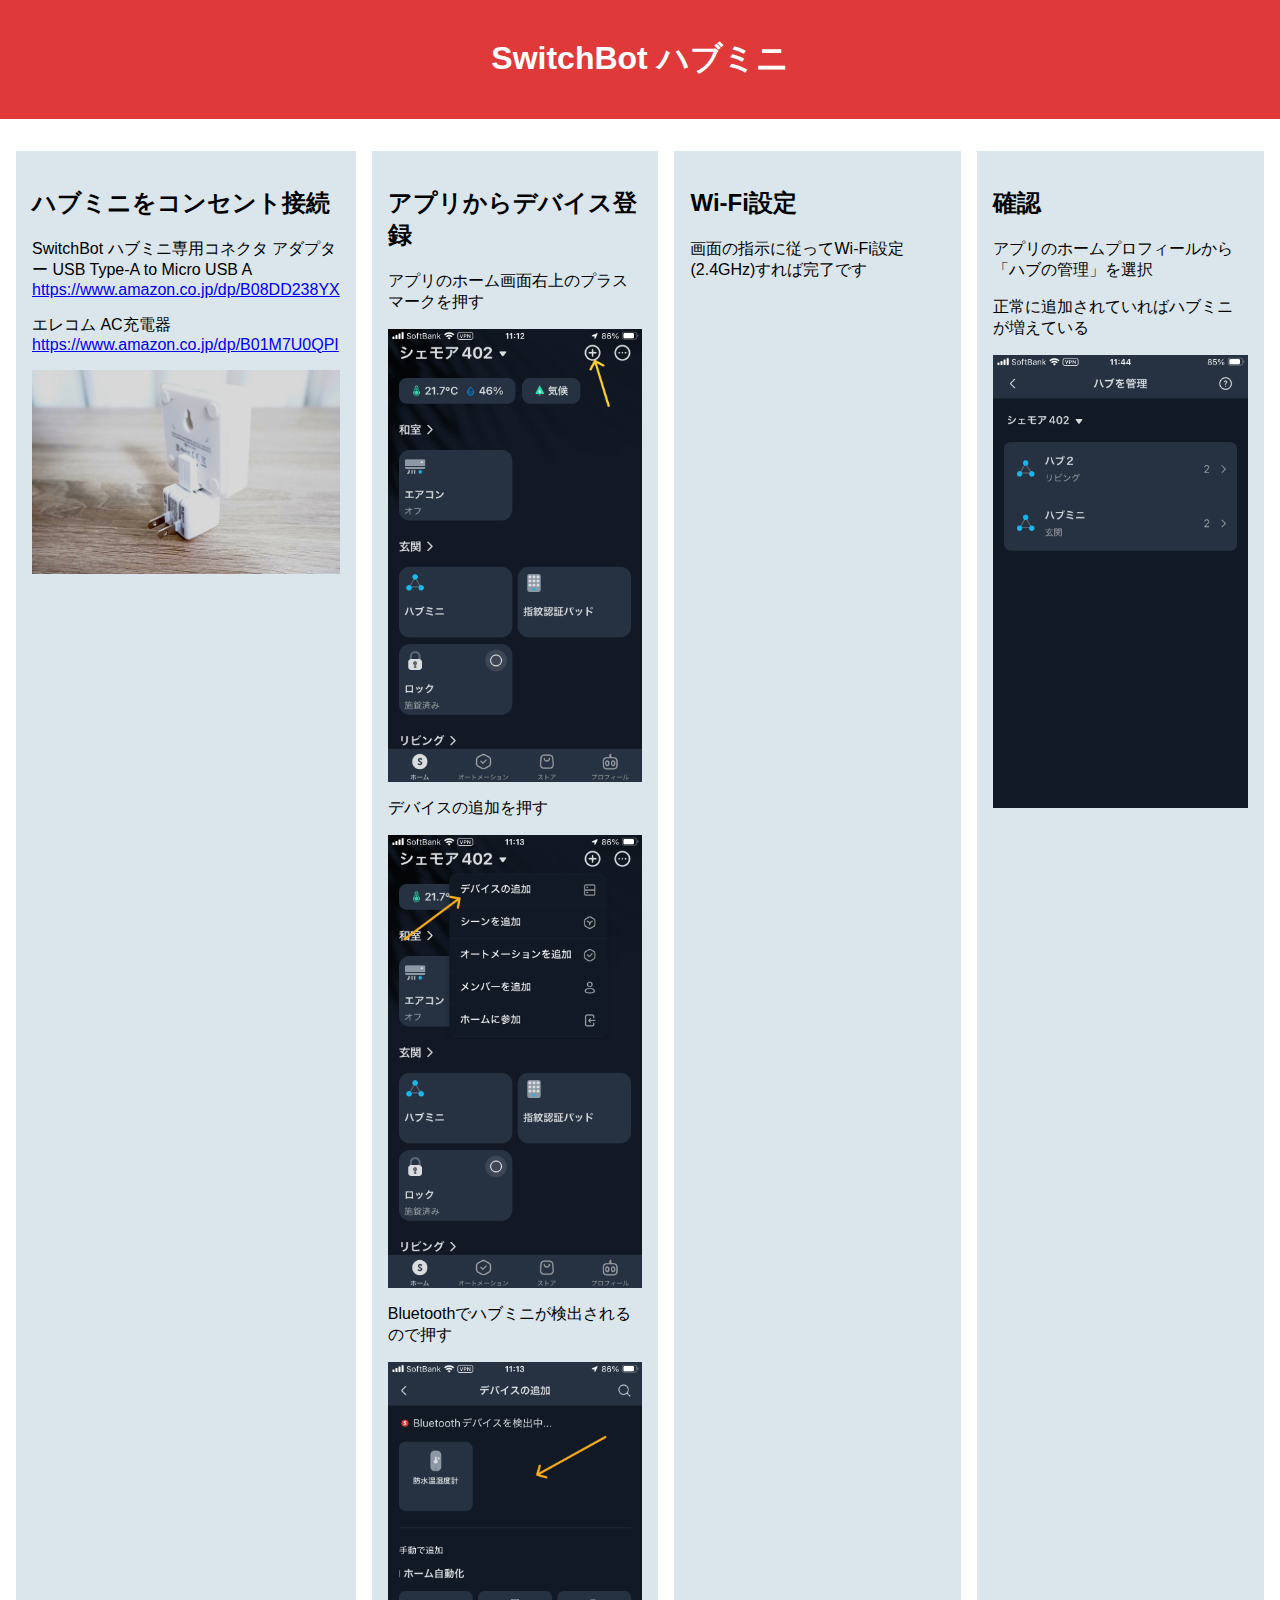
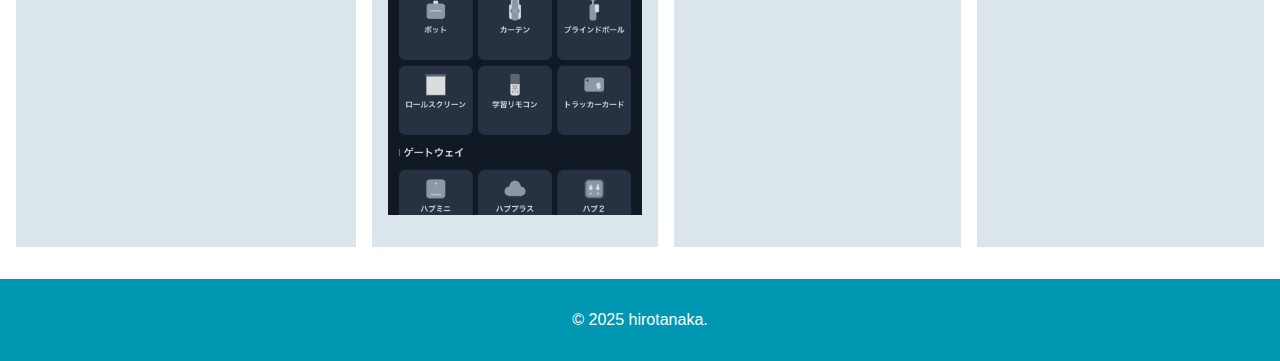
<file: switchbot/index.html>
<!DOCTYPE html>
<html lang="ja">
<head>
  <meta charset="UTF-8" />
  <!-- スマートフォン表示に必要なビューポート設定 -->
  <meta name="viewport" content="width=device-width, initial-scale=1.0" />
  <title>SwitchBot ハブミニ</title>
  <!-- 外部CSSファイルの読み込み -->
  <link rel="stylesheet" href="./style.css" />
</head>
<body>
  <header>
    <h1>SwitchBot ハブミニ</h1>
  </header>

  <main>
    <section>
      <h2>ハブミニをコンセント接続</h2>
      <p>
        SwitchBot ハブミニ専用コネクタ アダプター USB Type-A to Micro USB A<br>
        <a href="https://www.amazon.co.jp/dp/B08DD238YX" target="_blank">https://www.amazon.co.jp/dp/B08DD238YX</a>
      </p>
      <p>
        エレコム AC充電器<br>
        <a href="https://www.amazon.co.jp/dp/B01M7U0QPI" target="_blank">https://www.amazon.co.jp/dp/B01M7U0QPI</a>
      </p>
      <p>
        <img src="./01.jpg" alt="接続図" />
      </p>
    </section>

    <section>
      <h2>アプリからデバイス登録</h2>
      <p>アプリのホーム画面右上のプラスマークを押す</p>
      <p>
        <img src="./IMG_0064.png" alt="p1" />
      </p>
      <p>デバイスの追加を押す</p>
      <p>
        <img src="./IMG_0065.png" alt="p1" />
      </p>
      <p>Bluetoothでハブミニが検出されるので押す</p>
      <p>
       <img src="./IMG_0066.png" alt="p1" />
      </p>
    </section>

    <section>
       <h2>Wi-Fi設定</h2>
       <p>画面の指示に従ってWi-Fi設定(2.4GHz)すれば完了です</p>
    </section>

    <section>
       <h2>確認</h2>
       <p>アプリのホームプロフィールから「ハブの管理」を選択</p>
       <p>正常に追加されていればハブミニが増えている</p>
       <p>
         <img src="./IMG_0067.png" alt="p1" />
       </p>
    </section>

    </main>

    <footer>
    <p>© 2025 hirotanaka.</p>
  </footer>
</body>
</html>
</file>
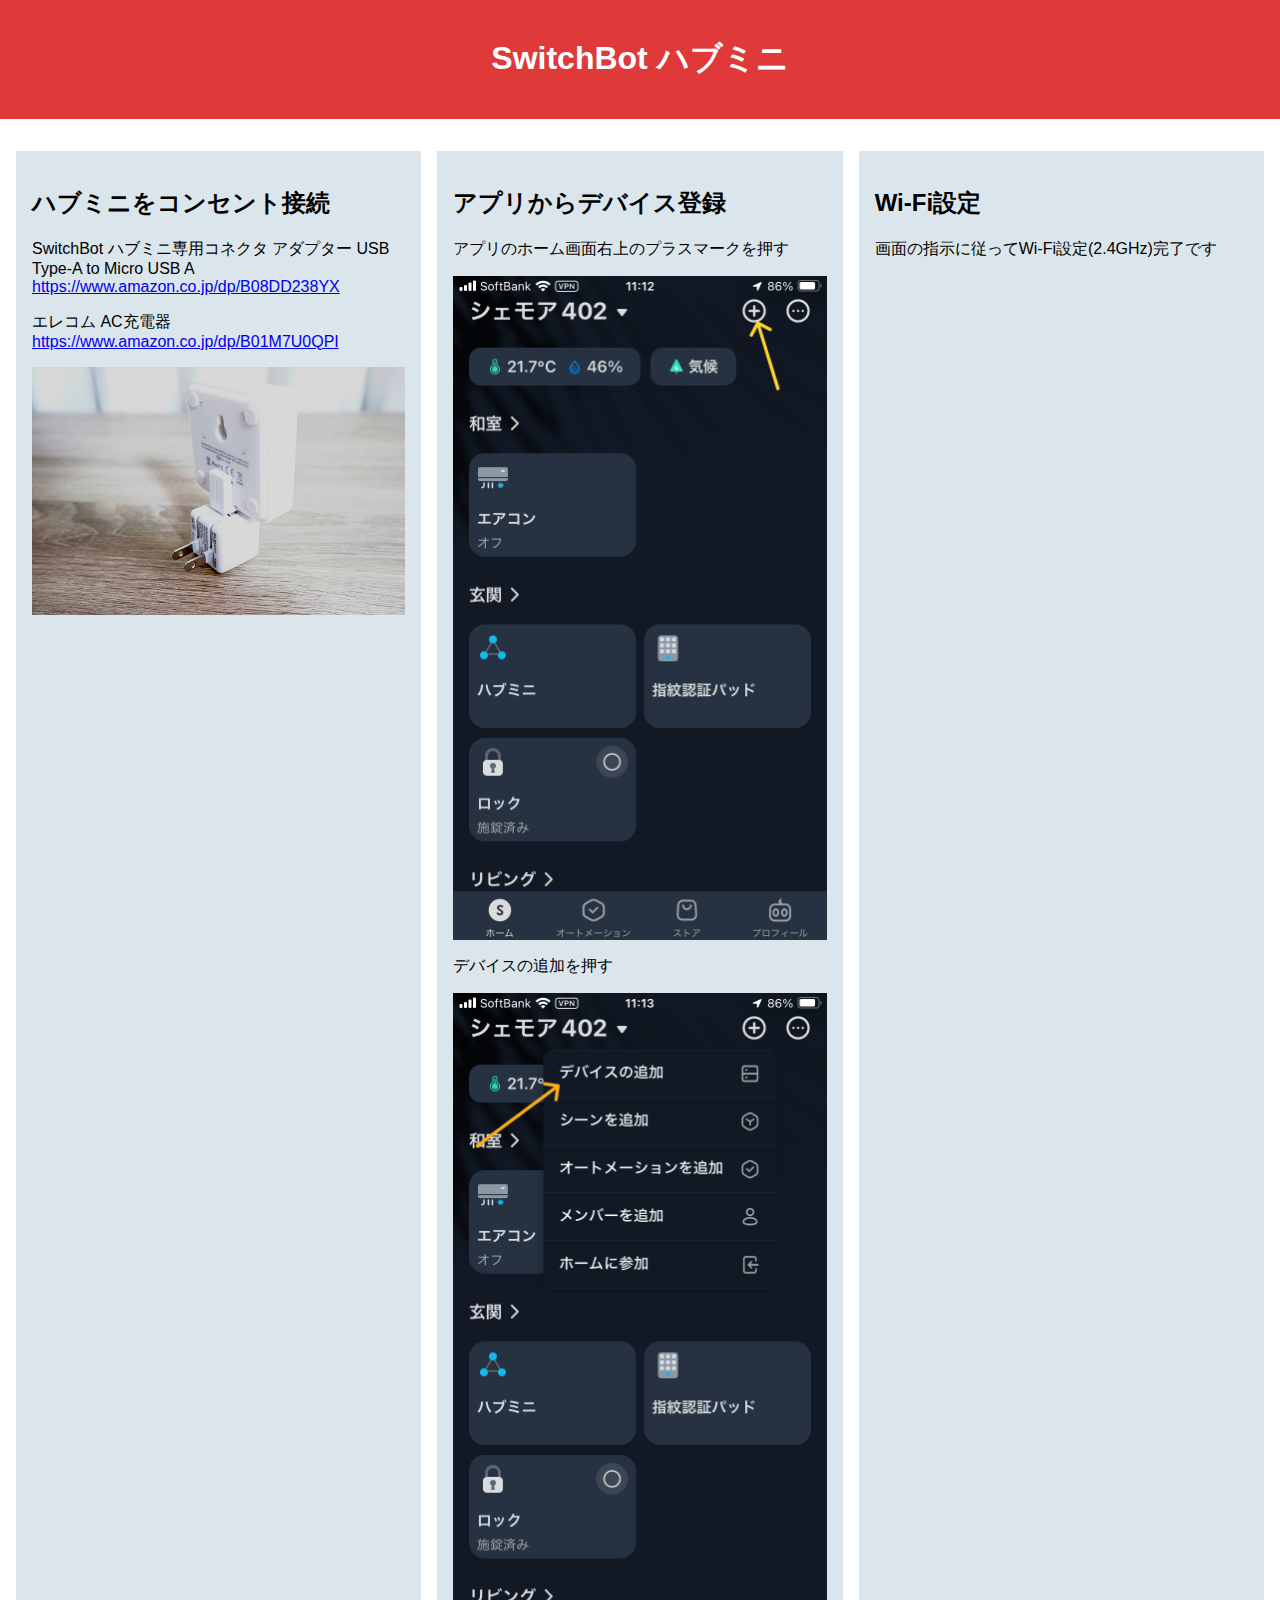
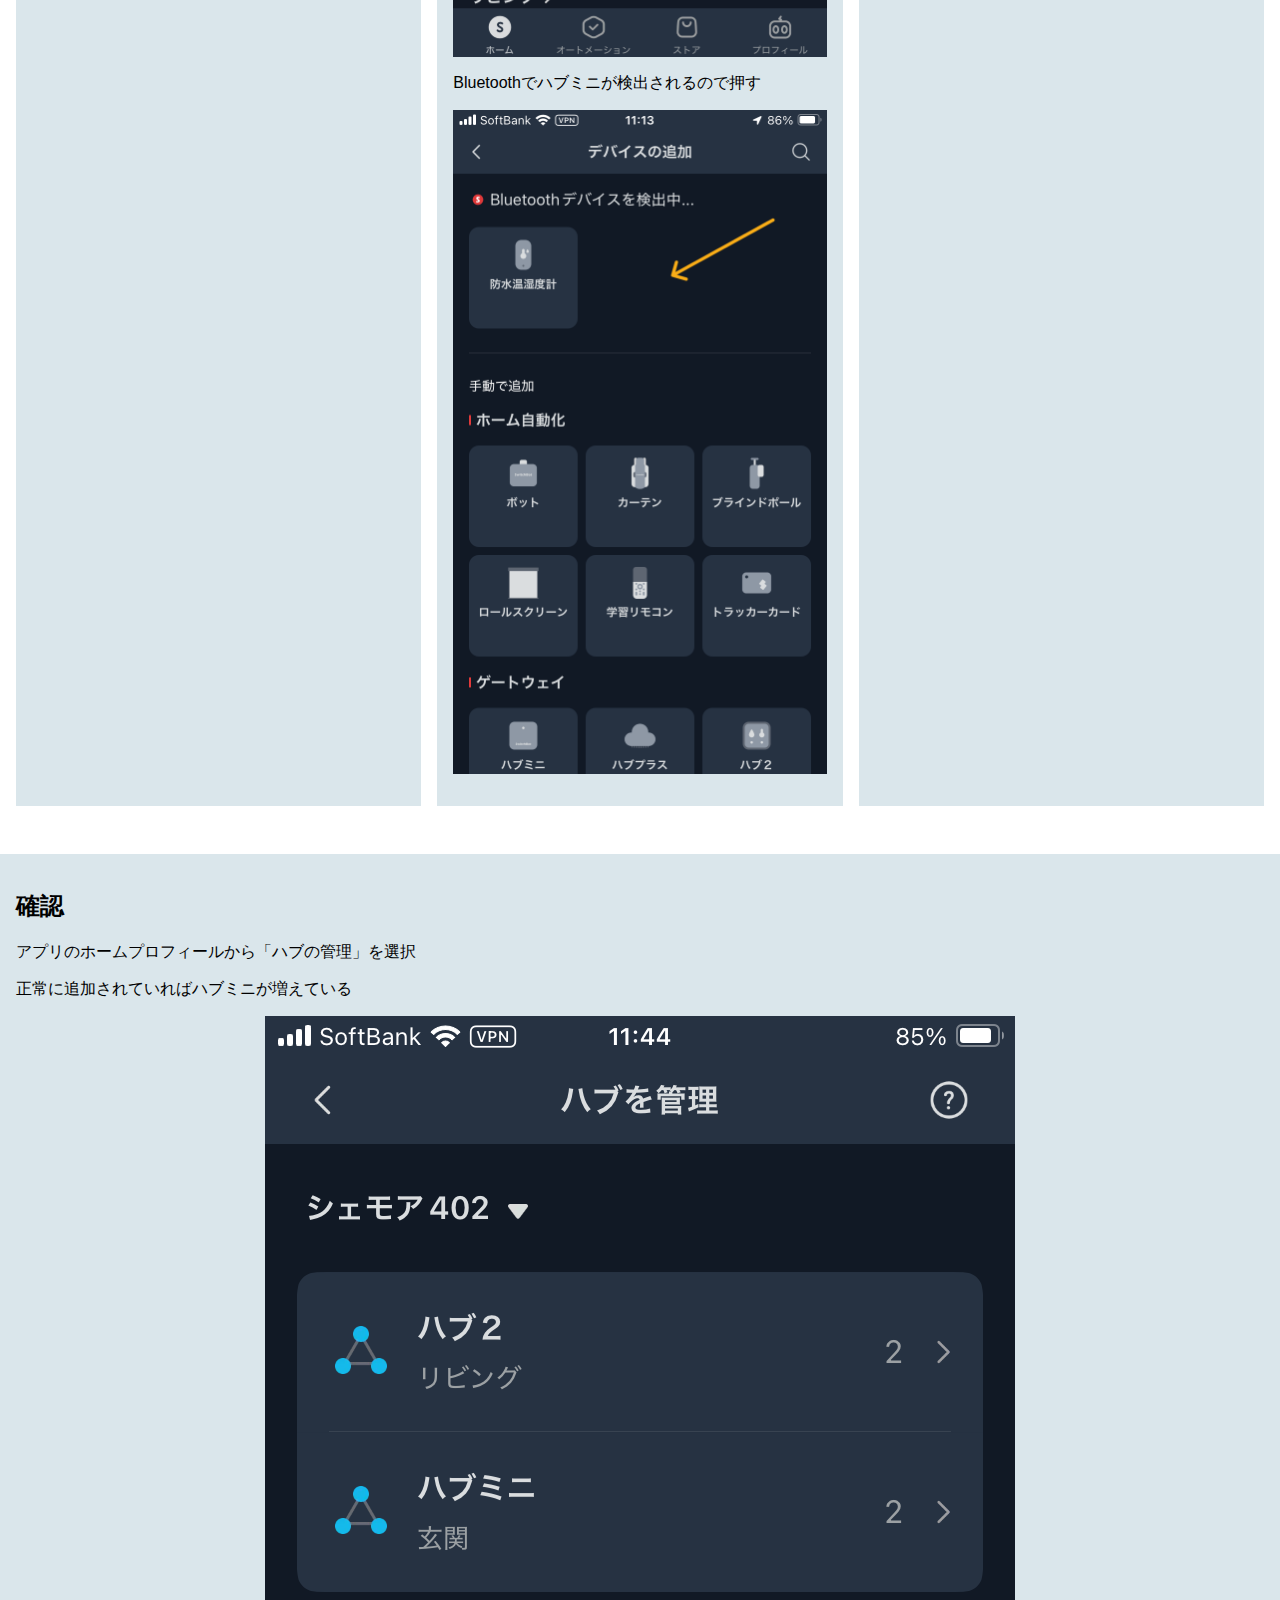
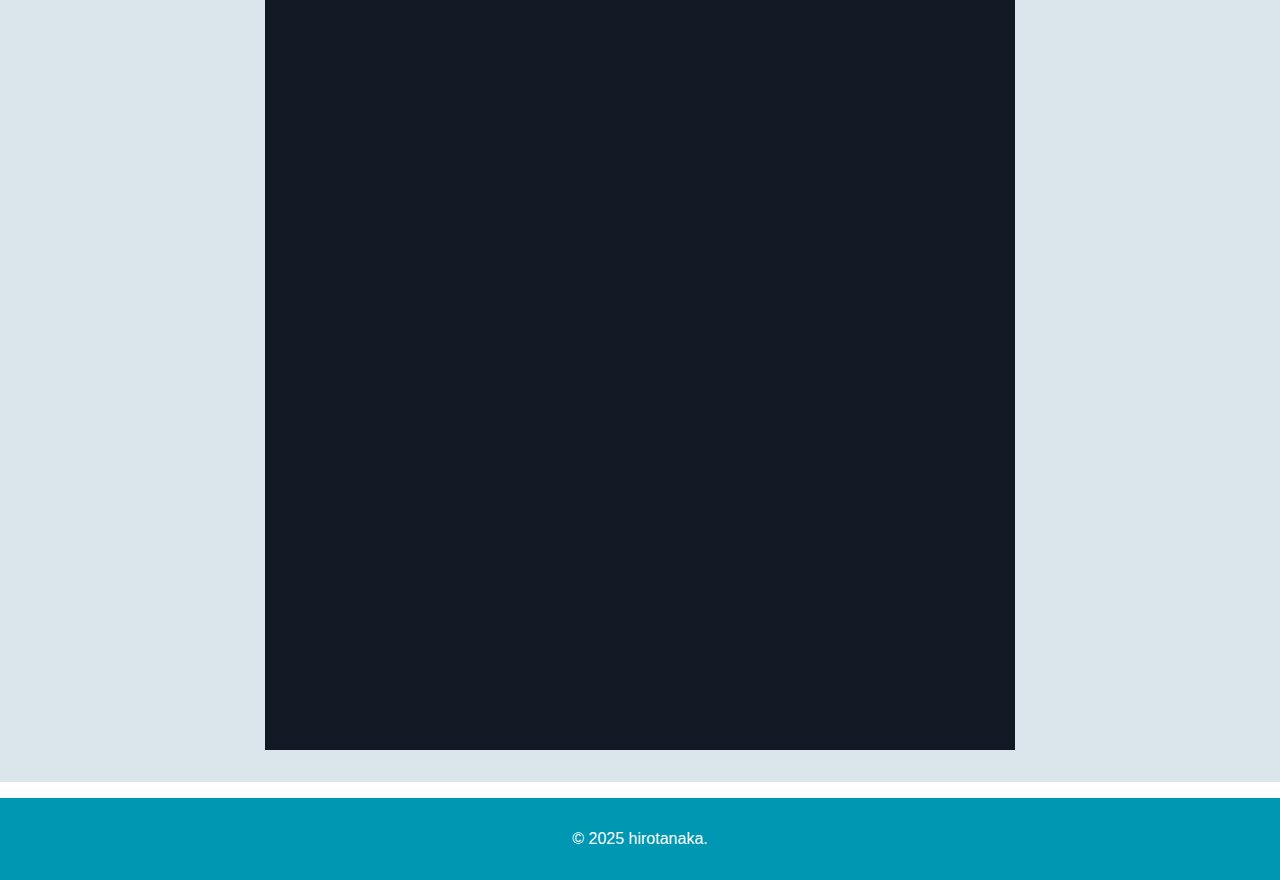
<file: switchbot/test.html>
<!DOCTYPE html>
<html lang="ja">
<head>
  <meta charset="UTF-8" />
  <!-- スマートフォン表示に必要なビューポート設定 -->
  <meta name="viewport" content="width=device-width, initial-scale=1.0" />
  <title>SwitchBot ハブミニ</title>
  <!-- 外部CSSファイルの読み込み -->
  <link rel="stylesheet" href="./style.css" />
</head>
<body>
  <header>
    <h1>SwitchBot ハブミニ</h1>
  </header>

  <main>
    <section>
      <h2>ハブミニをコンセント接続</h2>
      <p>
        SwitchBot ハブミニ専用コネクタ アダプター USB Type-A to Micro USB A<br>
        <a href="https://www.amazon.co.jp/dp/B08DD238YX">https://www.amazon.co.jp/dp/B08DD238YX</a>
      </p>
      <p>
        エレコム AC充電器<br>
        <a href="https://www.amazon.co.jp/dp/B01M7U0QPI">https://www.amazon.co.jp/dp/B01M7U0QPI</a>
      </p>
      <p>
        <img src="./01.jpg" alt="接続図" />
      </p>
    </section>

    <section>
      <h2>アプリからデバイス登録</h2>
      <p>アプリのホーム画面右上のプラスマークを押す</p>
      <p>
        <img src="./IMG_0064.png" alt="p1" />
      </p>
      <p>デバイスの追加を押す</p>
      <p>
        <img src="./IMG_0065.png" alt="p1" />
      </p>
      <p>Bluetoothでハブミニが検出されるので押す</p>
      <p>
        <img src="./IMG_0066.png" alt="p1" />
      </p>
    </section>

    <section>
        <h2>Wi-Fi設定</h2>
        <p>画面の指示に従ってWi-Fi設定(2.4GHz)完了です</p>
      </section>
  </main>

  <section>
    <h2>確認</h2>
    <p>アプリのホームプロフィールから「ハブの管理」を選択</p>
    <p>正常に追加されていればハブミニが増えている</p>
    <p>
      <img src="./IMG_0067.png" alt="p1" />
    </p>
  </section>

  <footer>
    <p>© 2025 hirotanaka.</p>
  </footer>
</body>
</html>
</file>
<file: switchbot/style.css>
/* ベーシックなリセット */
html, body {
    margin: 0;
    padding: 0;
    font-family: sans-serif;
  }
  
  /* 長いURLや英数字などを自動的に折り返す指定 */
  body, p, a, div, span {
    /* どちらか一方でも良いですが、現行ブラウザでは overflow-wrap が推奨 */
    overflow-wrap: break-word; 
    word-wrap: break-word;      /* 互換目的 */
  }
  
  /* 横スクロールを強制的に隠したい場合は以下を有効化
  html, body {
    overflow-x: hidden;
  }
  */
  
  /* 全体の要素をブロックごとに確保 */
  header, main, footer {
    padding: 1em;
  }
  
  /* ヘッダー部分の装飾 */
  header {
    color: #ffffff;
    background-color: #e0393a;
    text-align: center;
  }
  
  /* セクションごとのレイアウト */
  section {
    margin: 1em 0;
    background-color: #dae6eb;
    padding: 1em;
  }
  
  /* 画像は画面サイズに合わせてアスペクト比を保持しつつ縮小表示 */
  section img {
    max-width: 100%;
    height: auto;
    display: block;
    margin: 0 auto; /* 中央寄せする場合 */
  }
  
  /* フッター部分 */
  footer {
    background-color: #0097b2;
    text-align: center;
    color: #fff; /* フッターを白字にして見やすくする */
  }
  
  /* 幅が広い画面向け (タブレット以上) のレスポンシブ */
  @media (min-width: 768px) {
    main {
      display: flex;
      gap: 1em;
    }
    section {
      flex: 1;
    }
  }
</file>
